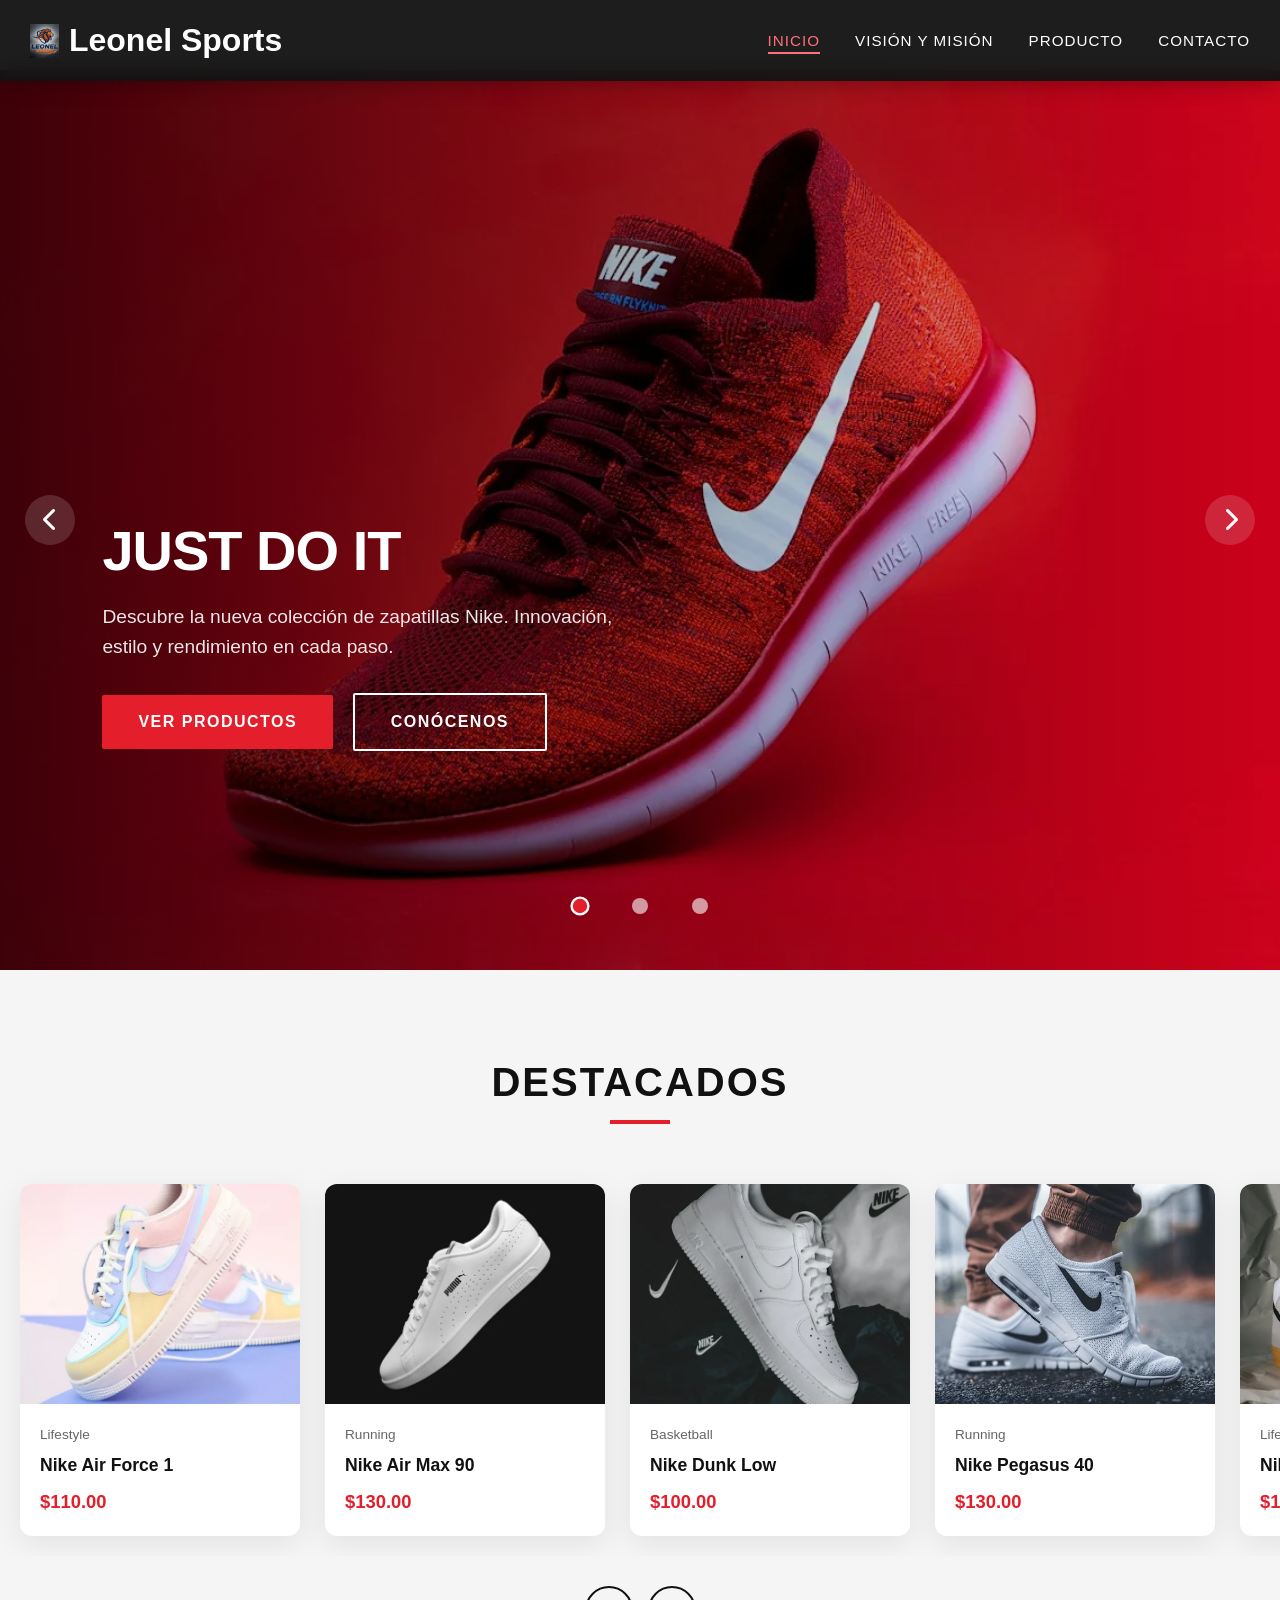
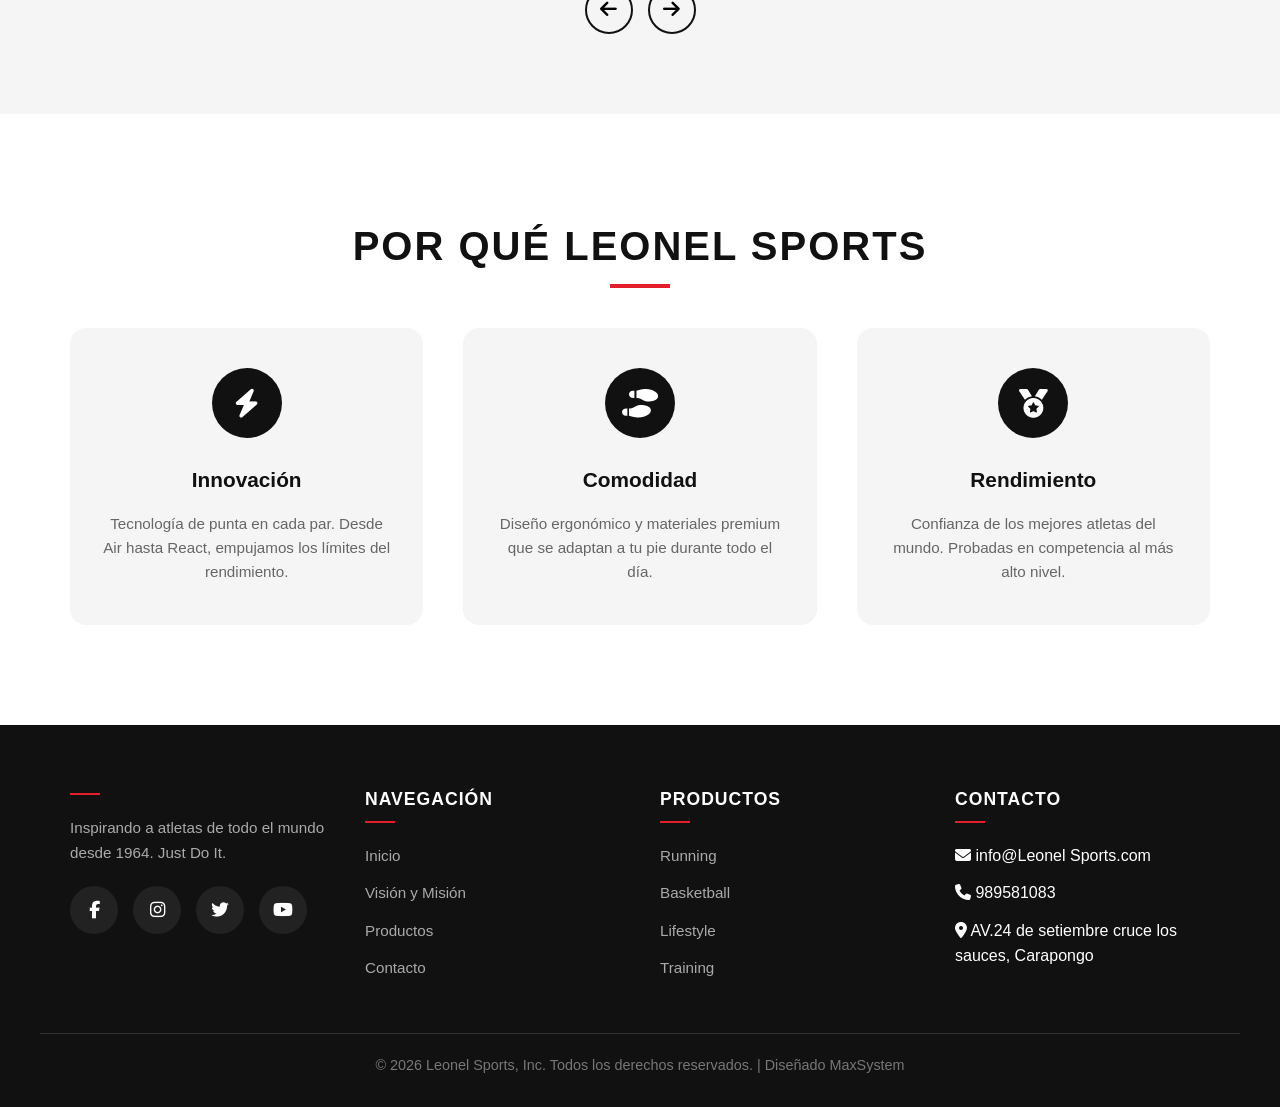
<file: index.html>
<!DOCTYPE html>
<html lang="es">
<head>
    <meta charset="UTF-8">
    <meta name="viewport" content="width=device-width, initial-scale=1.0">
    <title>Nike Sneakers | Inicio</title>
    <meta name="description" content="Descubre zapatillas Nike para running, lifestyle y entrenamiento. Explora modelos destacados y conoce nuestra colección.">
    <link rel="preload" as="image" href="img/slide1.webp" fetchpriority="high">
    <link rel="preconnect" href="https://cdnjs.cloudflare.com" crossorigin>
    <style>
        *{box-sizing:border-box;margin:0;padding:0}
        body{font-family:'Helvetica Neue',Helvetica,Arial,sans-serif;background:#fff;color:#111;line-height:1.6;overflow-x:hidden}
        a{text-decoration:none;color:inherit}
        header{position:fixed;top:0;left:0;width:100%;background:rgba(17,17,17,.95);backdrop-filter:blur(10px);z-index:1000;box-shadow:0 2px 20px rgba(0,0,0,.3)}
        .nav-container{max-width:1400px;margin:0 auto;display:flex;justify-content:space-between;align-items:center;padding:15px 30px}
        .logo{display:flex;align-items:center;gap:10px}
        .logo img{height:34px;width:auto;object-fit:contain}
        .nav-menu{display:flex;list-style:none;gap:35px}
        .nav-menu a{color:#fff;font-size:.95rem;font-weight:500;letter-spacing:1px;text-transform:uppercase;position:relative;padding:5px 0}
        .menu-toggle{display:none;flex-direction:column;align-items:center;justify-content:center;width:44px;height:44px;padding:0;border:0;background:transparent;cursor:pointer;gap:5px}
        .menu-toggle span{width:25px;height:3px;background:#fff}
        .hero-slider{position:relative;height:100vh;min-height:600px;overflow:hidden;margin-top:70px}
        .slides{display:flex;height:100%}
        .slide{min-width:100%;height:100%;position:relative;background-size:cover;background-position:center}
        .slide::before{content:'';position:absolute;inset:0;background:linear-gradient(to right,rgba(0,0,0,.7),rgba(0,0,0,.3) 50%,transparent)}
        .slide-content{position:absolute;top:50%;left:8%;transform:translateY(-50%);color:#fff;max-width:550px;z-index:2}
        .slide-content h1{font-size:3.5rem;font-weight:900;line-height:1.1;margin-bottom:20px;text-transform:uppercase;letter-spacing:-1px}
        .slide-content p{font-size:1.2rem;margin-bottom:30px;opacity:.9}
        .btn{display:inline-block;padding:14px 36px;background:#e41e2b;color:#fff;font-weight:700;text-transform:uppercase;letter-spacing:1.5px;border:0;border-radius:2px}
        .btn-outline{background:transparent;border:2px solid #fff;margin-left:15px}
        @media(max-width:900px){
            .nav-container{padding:15px 30px}
            .nav-menu{position:fixed;top:70px;left:-100%;width:100%;height:calc(100vh - 70px);background:#111;flex-direction:column;align-items:center;justify-content:center;gap:40px;transition:left .4s}
            .nav-menu.active{left:0}
            .menu-toggle{display:flex}
            .slide-content h1{font-size:2.2rem}
        }
        @media(max-width:600px){.slide-content{left:5%;max-width:90%}.slide-content h1{font-size:1.8rem}.btn-outline{margin-left:0;margin-top:10px;display:block;text-align:center}}
    </style>
    <link rel="preload" href="css/styles.css" as="style" onload="this.onload=null;this.rel='stylesheet'">
    <noscript><link rel="stylesheet" href="css/styles.css"></noscript>
    <link rel="preload" href="https://cdnjs.cloudflare.com/ajax/libs/font-awesome/6.5.1/css/all.min.css" as="style" onload="this.onload=null;this.rel='stylesheet'">
    <noscript><link rel="stylesheet" href="https://cdnjs.cloudflare.com/ajax/libs/font-awesome/6.5.1/css/all.min.css"></noscript>
</head>
<body>
    <!-- HEADER / NAV -->
    <header>
        <div class="nav-container">
            <a href="index.html" class="logo">
            <img src="img/logo.webp" alt="Nike Logo">
            <h1 style="color: white;"> Leonel Sports</h1>
            </a>
            <nav aria-label="Navegación principal">
            <ul class="nav-menu" id="nav-menu">
                <li><a href="index.html" class="active">Inicio</a></li>
                <li><a href="vision.html">Visión y Misión</a></li>
                <li><a href="producto.html">Producto</a></li>
                <li><a href="contacto.html">Contacto</a></li>
            </ul>
            </nav>
            <button type="button" class="menu-toggle" aria-label="Abrir menú" aria-expanded="false" aria-controls="nav-menu">
                <span></span>
                <span></span>
                <span></span>
            </button>
        </div>
    </header>

    <!-- HERO SLIDER -->
    <main>
    <section class="hero-slider" aria-label="Promociones destacadas">
        <div class="slides">
            <div class="slide" style="background-image: url('img/slide1.webp');">
                <div class="slide-content">
                    <h1>Just Do It</h1>
                    <p>Descubre la nueva colección de zapatillas Nike. Innovación, estilo y rendimiento en cada paso.</p>
                    <a href="producto.html" class="btn">Ver Productos</a>
                    <a href="vision.html" class="btn btn-outline">Conócenos</a>
                </div>
            </div>
            <div class="slide" style="background-image: url('img/slide2.webp');">
                <div class="slide-content">
                    <h1>Air Max Revolution</h1>
                    <p>Máximo confort y diseño icónico. La tecnología Air que cambió el juego para siempre.</p>
                    <a href="producto.html" class="btn">Explorar</a>
                </div>
            </div>
            <div class="slide" style="background-image: url('img/slide3.webp');">
                <div class="slide-content">
                    <h1>Rendimiento Elite</h1>
                    <p>Diseñadas para atletas. Construidas para superarte a ti mismo cada día.</p>
                    <a href="producto.html" class="btn">Comprar Ahora</a>
                </div>
            </div>
        </div>
        <div class="slider-arrows">
            <button type="button" class="arrow prev" aria-label="Promoción anterior"><i class="fas fa-chevron-left" aria-hidden="true"></i></button>
            <button type="button" class="arrow next" aria-label="Promoción siguiente"><i class="fas fa-chevron-right" aria-hidden="true"></i></button>
        </div>
        <div class="slider-nav">
            <button type="button" class="slider-dot active" aria-label="Mostrar promoción 1" aria-current="true"></button>
            <button type="button" class="slider-dot" aria-label="Mostrar promoción 2"></button>
            <button type="button" class="slider-dot" aria-label="Mostrar promoción 3"></button>
        </div>
    </section>

    <!-- CAROUSEL BAR -->
    <section class="carousel-section">
        <div class="section-title">
            <h2>Destacados</h2>
        </div>
        <div class="carousel-container">
            <div class="carousel-track">
                <div class="carousel-item">
                    <img src="img/product1.webp" alt="Nike Air Force 1" loading="lazy" decoding="async">
                    <div class="carousel-info">
                        <p class="category">Lifestyle</p>
                        <h3>Nike Air Force 1</h3>
                        <p class="price">$110.00</p>
                    </div>
                </div>
                <div class="carousel-item">
                    <img src="img/product2.webp" alt="Nike Air Max" loading="lazy" decoding="async">
                    <div class="carousel-info">
                        <p class="category">Running</p>
                        <h3>Nike Air Max 90</h3>
                        <p class="price">$130.00</p>
                    </div>
                </div>
                <div class="carousel-item">
                    <img src="img/product3.webp" alt="Nike Dunk" loading="lazy" decoding="async">
                    <div class="carousel-info">
                        <p class="category">Basketball</p>
                        <h3>Nike Dunk Low</h3>
                        <p class="price">$100.00</p>
                    </div>
                </div>
                <div class="carousel-item">
                    <img src="img/product4.webp" alt="Nike Pegasus" loading="lazy" decoding="async">
                    <div class="carousel-info">
                        <p class="category">Running</p>
                        <h3>Nike Pegasus 40</h3>
                        <p class="price">$130.00</p>
                    </div>
                </div>
                <div class="carousel-item">
                    <img src="img/product5.webp" alt="Nike Blazer" loading="lazy" decoding="async">
                    <div class="carousel-info">
                        <p class="category">Lifestyle</p>
                        <h3>Nike Blazer Mid</h3>
                        <p class="price">$100.00</p>
                    </div>
                </div>
                <div class="carousel-item">
                    <img src="img/product6.webp" alt="Nike React" loading="lazy" decoding="async">
                    <div class="carousel-info">
                        <p class="category">Training</p>
                        <h3>Nike React Infinity</h3>
                        <p class="price">$160.00</p>
                    </div>
                </div>
            </div>
        </div>
        <div class="carousel-controls">
            <button type="button" class="carousel-btn prev" aria-label="Productos anteriores"><i class="fas fa-arrow-left" aria-hidden="true"></i></button>
            <button type="button" class="carousel-btn next" aria-label="Productos siguientes"><i class="fas fa-arrow-right" aria-hidden="true"></i></button>
        </div>
    </section>

    <!-- FEATURES / BODY WITH TRANSITIONS -->
    <section class="features">
        <div class="section-title">
            <h2>Por qué Leonel Sports</h2>
        </div>
        <div class="features-grid">
            <div class="feature-card">
                <div class="feature-icon"><i class="fas fa-bolt"></i></div>
                <h3>Innovación</h3>
                <p>Tecnología de punta en cada par. Desde Air hasta React, empujamos los límites del rendimiento.</p>
            </div>
            <div class="feature-card">
                <div class="feature-icon"><i class="fas fa-shoe-prints"></i></div>
                <h3>Comodidad</h3>
                <p>Diseño ergonómico y materiales premium que se adaptan a tu pie durante todo el día.</p>
            </div>
            <div class="feature-card">
                <div class="feature-icon"><i class="fas fa-medal"></i></div>
                <h3>Rendimiento</h3>
                <p>Confianza de los mejores atletas del mundo. Probadas en competencia al más alto nivel.</p>
            </div>
        </div>
    </section>
    </main>

    <!-- FOOTER -->
    <footer>
        <div class="footer-container">
            <div class="footer-col">
                <h4></h4>
                <p>Inspirando a atletas de todo el mundo desde 1964. Just Do It.</p>
                <div class="social-links">
                    <a href="https://www.facebook.com/nike" aria-label="Nike en Facebook" target="_blank" rel="noopener noreferrer"><i class="fab fa-facebook-f" aria-hidden="true"></i></a>
                    <a href="https://www.instagram.com/nike/" aria-label="Nike en Instagram" target="_blank" rel="noopener noreferrer"><i class="fab fa-instagram" aria-hidden="true"></i></a>
                    <a href="https://x.com/Nike" aria-label="Nike en X" target="_blank" rel="noopener noreferrer"><i class="fab fa-twitter" aria-hidden="true"></i></a>
                    <a href="https://www.youtube.com/user/nike" aria-label="Nike en YouTube" target="_blank" rel="noopener noreferrer"><i class="fab fa-youtube" aria-hidden="true"></i></a>
                </div>
            </div>
            <div class="footer-col">
                <h4>Navegación</h4>
                <ul>
                    <li><a href="index.html">Inicio</a></li>
                    <li><a href="vision.html">Visión y Misión</a></li>
                    <li><a href="producto.html">Productos</a></li>
                    <li><a href="contacto.html">Contacto</a></li>
                </ul>
            </div>
            <div class="footer-col">
                <h4>Productos</h4>
                <ul>
                    <li><a href="producto.html">Running</a></li>
                    <li><a href="producto.html">Basketball</a></li>
                    <li><a href="producto.html">Lifestyle</a></li>
                    <li><a href="producto.html">Training</a></li>
                </ul>
            </div>
            <div class="footer-col">
                <h4>Contacto</h4>
                <ul>
                    <li><i class="fas fa-envelope"></i> info@Leonel Sports.com</li>
                    <li><i class="fas fa-phone"></i> 989581083</li>
                    <li><i class="fas fa-map-marker-alt"></i> AV.24 de setiembre cruce los sauces, Carapongo</li>
                </ul>
            </div>
        </div>
        <div class="footer-bottom">
            <p>&copy; 2026 Leonel Sports, Inc. Todos los derechos reservados. | Diseñado MaxSystem</p>
        </div>
    </footer>

    <script src="js/main.js" defer></script>
</body>
</html>
</file>
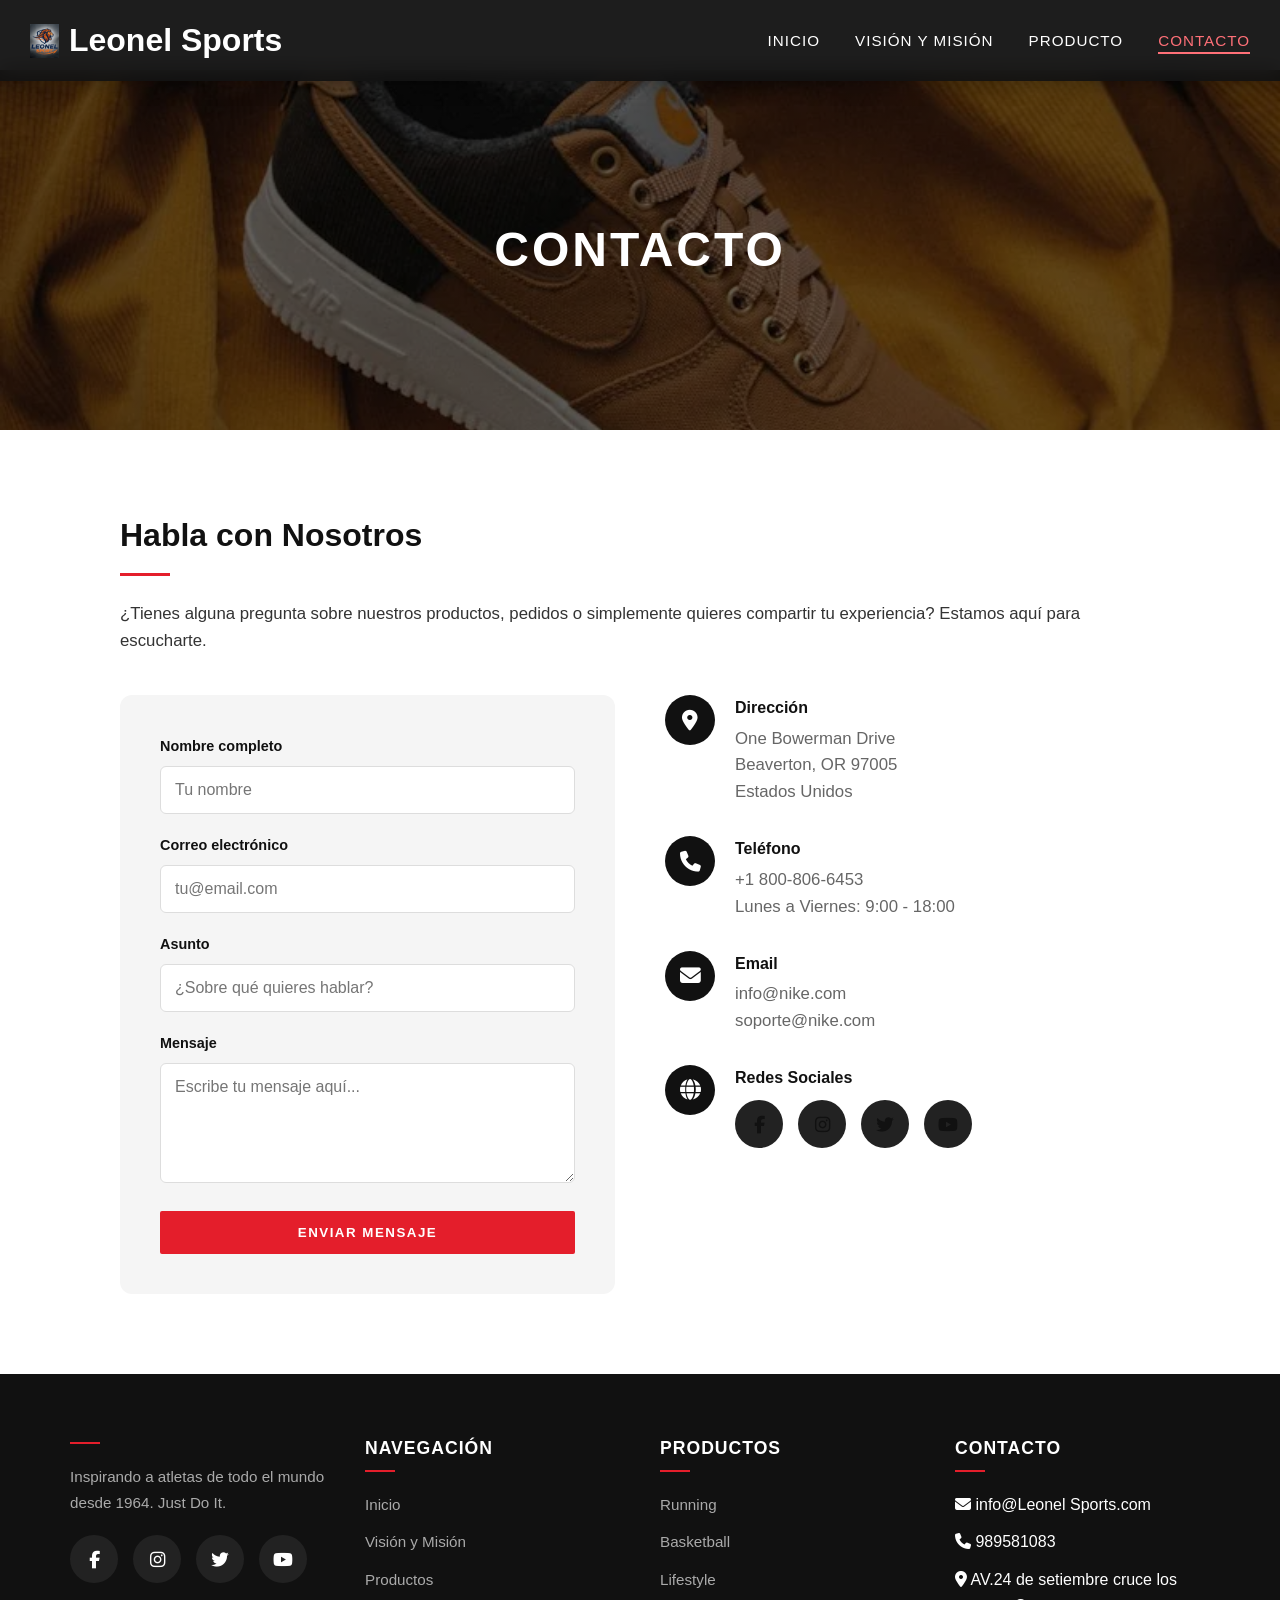
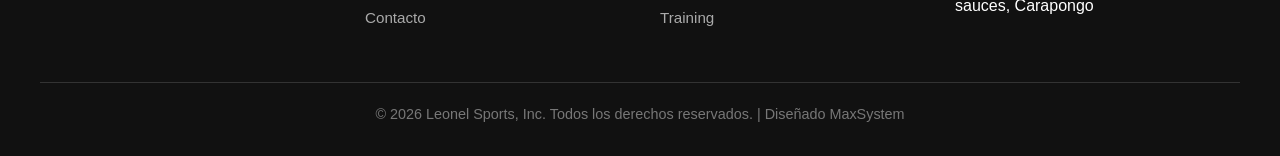
<file: contacto.html>
<!DOCTYPE html>
<html lang="es">
<head>
    <meta charset="UTF-8">
    <meta name="viewport" content="width=device-width, initial-scale=1.0">
    <title>Nike Sneakers | Contacto</title>
    <meta name="description" content="Contacta con el equipo de Nike para resolver dudas sobre productos, pedidos o compartir tu experiencia.">
    <link rel="preconnect" href="https://cdnjs.cloudflare.com" crossorigin>
    <style>
        *{box-sizing:border-box;margin:0;padding:0}
        body{font-family:'Helvetica Neue',Helvetica,Arial,sans-serif;background:#fff;color:#111;line-height:1.6;overflow-x:hidden}
        a{text-decoration:none;color:inherit}
        header{position:fixed;top:0;left:0;width:100%;background:rgba(17,17,17,.95);backdrop-filter:blur(10px);z-index:1000;box-shadow:0 2px 20px rgba(0,0,0,.3)}
        .nav-container{max-width:1400px;margin:0 auto;display:flex;justify-content:space-between;align-items:center;padding:15px 30px}
        .logo{display:flex;align-items:center;gap:10px}
        .logo img{height:34px;width:auto;object-fit:contain}
        .nav-menu{display:flex;list-style:none;gap:35px}
        .nav-menu a{color:#fff;font-size:.95rem;font-weight:500;letter-spacing:1px;text-transform:uppercase;position:relative;padding:5px 0}
        .menu-toggle{display:none;flex-direction:column;align-items:center;justify-content:center;width:44px;height:44px;padding:0;border:0;background:transparent;cursor:pointer;gap:5px}
        .menu-toggle span{width:25px;height:3px;background:#fff}
        .page-hero{height:40vh;min-height:300px;background:linear-gradient(rgba(0,0,0,.6),rgba(0,0,0,.6)),url('img/about.webp') center/cover;display:flex;align-items:center;justify-content:center;margin-top:70px;color:#fff;text-align:center}
        .page-hero h1{font-size:3rem;font-weight:900;text-transform:uppercase;letter-spacing:3px}
        @media(max-width:900px){
            .nav-menu{position:fixed;top:70px;left:-100%;width:100%;height:calc(100vh - 70px);background:#111;flex-direction:column;align-items:center;justify-content:center;gap:40px;transition:left .4s}
            .nav-menu.active{left:0}
            .menu-toggle{display:flex}
        }
        @media(max-width:600px){.page-hero h1{font-size:2rem}}
    </style>
    <link rel="preload" href="css/styles.css" as="style" onload="this.onload=null;this.rel='stylesheet'">
    <noscript><link rel="stylesheet" href="css/styles.css"></noscript>
    <link rel="preload" href="https://cdnjs.cloudflare.com/ajax/libs/font-awesome/6.5.1/css/all.min.css" as="style" onload="this.onload=null;this.rel='stylesheet'">
    <noscript><link rel="stylesheet" href="https://cdnjs.cloudflare.com/ajax/libs/font-awesome/6.5.1/css/all.min.css"></noscript>
</head>
<body>
    <!-- HEADER / NAV -->
    <header>
        <div class="nav-container">
            <a href="index.html" class="logo">
                <img src="img/logo.webp" alt="Nike Logo">
                <h1 style="color: white;"> Leonel Sports</h1>
            </a>
            <nav aria-label="Navegación principal">
            <ul class="nav-menu" id="nav-menu">
                <li><a href="index.html">Inicio</a></li>
                <li><a href="vision.html">Visión y Misión</a></li>
                <li><a href="producto.html">Producto</a></li>
                <li><a href="contacto.html" class="active">Contacto</a></li>
            </ul>
            </nav>
            <button type="button" class="menu-toggle" aria-label="Abrir menú" aria-expanded="false" aria-controls="nav-menu">
                <span></span>
                <span></span>
                <span></span>
            </button>
        </div>
    </header>

    <!-- PAGE HERO -->
    <main>
    <section class="page-hero">
        <h1>Contacto</h1>
    </section>

    <!-- CONTENT -->
    <section class="content-section">
        <h2>Habla con Nosotros</h2>
        <p>
            ¿Tienes alguna pregunta sobre nuestros productos, pedidos o simplemente quieres compartir 
            tu experiencia? Estamos aquí para escucharte.
        </p>

        <div class="contact-grid">
            <div class="contact-form">
                <form>
                    <div class="form-group">
                        <label for="nombre">Nombre completo</label>
                        <input type="text" id="nombre" name="nombre" placeholder="Tu nombre" required>
                    </div>
                    <div class="form-group">
                        <label for="email">Correo electrónico</label>
                        <input type="email" id="email" name="email" placeholder="tu@email.com" required>
                    </div>
                    <div class="form-group">
                        <label for="asunto">Asunto</label>
                        <input type="text" id="asunto" name="asunto" placeholder="¿Sobre qué quieres hablar?">
                    </div>
                    <div class="form-group">
                        <label for="mensaje">Mensaje</label>
                        <textarea id="mensaje" name="mensaje" rows="5" placeholder="Escribe tu mensaje aquí..." required></textarea>
                    </div>
                    <button type="submit" class="btn" style="width:100%;">Enviar Mensaje</button>
                </form>
            </div>

            <div class="contact-info">
                <div class="info-item">
                    <div class="info-icon"><i class="fas fa-map-marker-alt"></i></div>
                    <div>
                        <h4>Dirección</h4>
                        <p>One Bowerman Drive<br>Beaverton, OR 97005<br>Estados Unidos</p>
                    </div>
                </div>
                <div class="info-item">
                    <div class="info-icon"><i class="fas fa-phone"></i></div>
                    <div>
                        <h4>Teléfono</h4>
                        <p>+1 800-806-6453<br>Lunes a Viernes: 9:00 - 18:00</p>
                    </div>
                </div>
                <div class="info-item">
                    <div class="info-icon"><i class="fas fa-envelope"></i></div>
                    <div>
                        <h4>Email</h4>
                        <p>info@nike.com<br>soporte@nike.com</p>
                    </div>
                </div>
                <div class="info-item">
                    <div class="info-icon"><i class="fas fa-globe"></i></div>
                    <div>
                        <h4>Redes Sociales</h4>
                        <div class="social-links" style="margin-top:10px;">
                            <a href="https://www.facebook.com/nike" aria-label="Nike en Facebook" target="_blank" rel="noopener noreferrer"><i class="fab fa-facebook-f" aria-hidden="true"></i></a>
                            <a href="https://www.instagram.com/nike/" aria-label="Nike en Instagram" target="_blank" rel="noopener noreferrer"><i class="fab fa-instagram" aria-hidden="true"></i></a>
                            <a href="https://x.com/Nike" aria-label="Nike en X" target="_blank" rel="noopener noreferrer"><i class="fab fa-twitter" aria-hidden="true"></i></a>
                            <a href="https://www.youtube.com/user/nike" aria-label="Nike en YouTube" target="_blank" rel="noopener noreferrer"><i class="fab fa-youtube" aria-hidden="true"></i></a>
                        </div>
                    </div>
                </div>
            </div>
        </div>
    </section>
    </main>

    <!-- FOOTER -->
    <footer>
        <div class="footer-container">
            <div class="footer-col">
                <h4></h4>
                <p>Inspirando a atletas de todo el mundo desde 1964. Just Do It.</p>
                <div class="social-links">
                    <a href="https://www.facebook.com/nike" aria-label="Nike en Facebook" target="_blank" rel="noopener noreferrer"><i class="fab fa-facebook-f" aria-hidden="true"></i></a>
                    <a href="https://www.instagram.com/nike/" aria-label="Nike en Instagram" target="_blank" rel="noopener noreferrer"><i class="fab fa-instagram" aria-hidden="true"></i></a>
                    <a href="https://x.com/Nike" aria-label="Nike en X" target="_blank" rel="noopener noreferrer"><i class="fab fa-twitter" aria-hidden="true"></i></a>
                    <a href="https://www.youtube.com/user/nike" aria-label="Nike en YouTube" target="_blank" rel="noopener noreferrer"><i class="fab fa-youtube" aria-hidden="true"></i></a>
                </div>
            </div>
            <div class="footer-col">
                <h4>Navegación</h4>
                <ul>
                    <li><a href="index.html">Inicio</a></li>
                    <li><a href="vision.html">Visión y Misión</a></li>
                    <li><a href="producto.html">Productos</a></li>
                    <li><a href="contacto.html">Contacto</a></li>
                </ul>
            </div>
            <div class="footer-col">
                <h4>Productos</h4>
                <ul>
                    <li><a href="producto.html">Running</a></li>
                    <li><a href="producto.html">Basketball</a></li>
                    <li><a href="producto.html">Lifestyle</a></li>
                    <li><a href="producto.html">Training</a></li>
                </ul>
            </div>
            <div class="footer-col">
                <h4>Contacto</h4>
                <ul>
                    <li><i class="fas fa-envelope"></i> info@Leonel Sports.com</li>
                    <li><i class="fas fa-phone"></i> 989581083</li>
                    <li><i class="fas fa-map-marker-alt"></i> AV.24 de setiembre cruce los sauces, Carapongo</li>
                </ul>
            </div>
        </div>
        <div class="footer-bottom">
            <p>&copy; 2026 Leonel Sports, Inc. Todos los derechos reservados. | Diseñado MaxSystem</p>
        </div>
    </footer>

    <script src="js/main.js" defer></script>
</body>
</html>
</file>
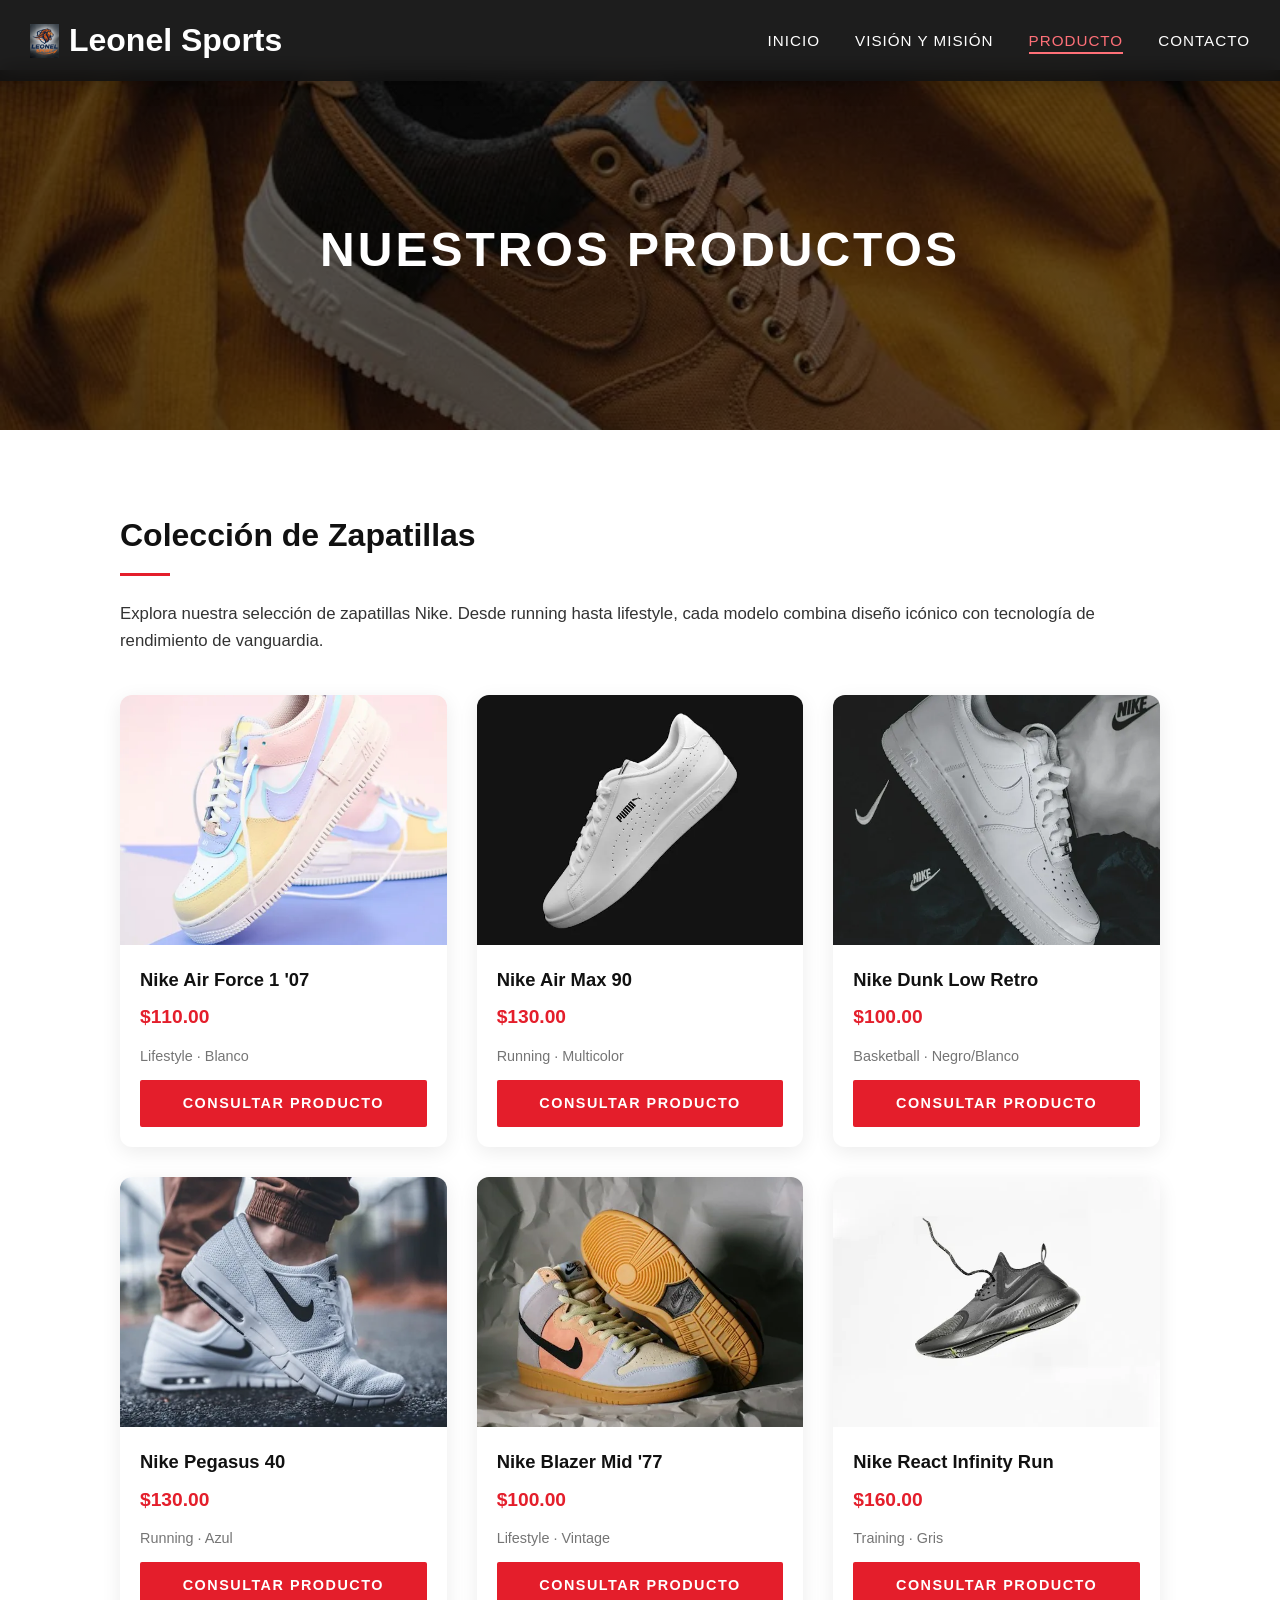
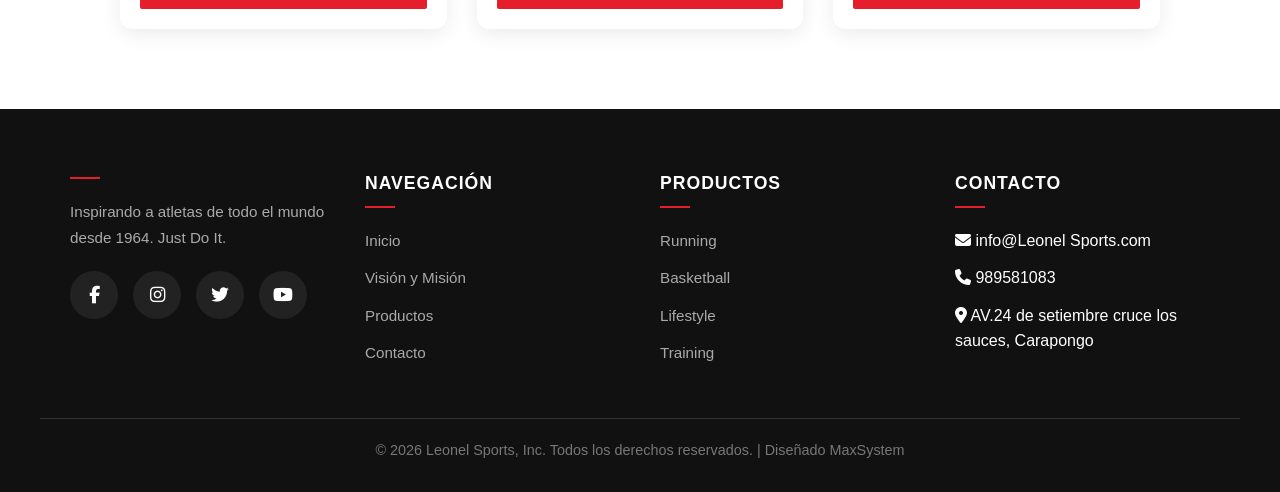
<file: producto.html>
<!DOCTYPE html>
<html lang="es">
<head>
    <meta charset="UTF-8">
    <meta name="viewport" content="width=device-width, initial-scale=1.0">
    <title>Nike Sneakers | Productos</title>
    <meta name="description" content="Explora zapatillas Nike para running, basketball, lifestyle y entrenamiento, con modelos destacados de la colección.">
    <link rel="preconnect" href="https://cdnjs.cloudflare.com" crossorigin>
    <style>
        *{box-sizing:border-box;margin:0;padding:0}
        body{font-family:'Helvetica Neue',Helvetica,Arial,sans-serif;background:#fff;color:#111;line-height:1.6;overflow-x:hidden}
        a{text-decoration:none;color:inherit}
        header{position:fixed;top:0;left:0;width:100%;background:rgba(17,17,17,.95);backdrop-filter:blur(10px);z-index:1000;box-shadow:0 2px 20px rgba(0,0,0,.3)}
        .nav-container{max-width:1400px;margin:0 auto;display:flex;justify-content:space-between;align-items:center;padding:15px 30px}
        .logo{display:flex;align-items:center;gap:10px}
        .logo img{height:34px;width:auto;object-fit:contain}
        .nav-menu{display:flex;list-style:none;gap:35px}
        .nav-menu a{color:#fff;font-size:.95rem;font-weight:500;letter-spacing:1px;text-transform:uppercase;position:relative;padding:5px 0}
        .menu-toggle{display:none;flex-direction:column;align-items:center;justify-content:center;width:44px;height:44px;padding:0;border:0;background:transparent;cursor:pointer;gap:5px}
        .menu-toggle span{width:25px;height:3px;background:#fff}
        .page-hero{height:40vh;min-height:300px;background:linear-gradient(rgba(0,0,0,.6),rgba(0,0,0,.6)),url('img/about.webp') center/cover;display:flex;align-items:center;justify-content:center;margin-top:70px;color:#fff;text-align:center}
        .page-hero h1{font-size:3rem;font-weight:900;text-transform:uppercase;letter-spacing:3px}
        @media(max-width:900px){
            .nav-menu{position:fixed;top:70px;left:-100%;width:100%;height:calc(100vh - 70px);background:#111;flex-direction:column;align-items:center;justify-content:center;gap:40px;transition:left .4s}
            .nav-menu.active{left:0}
            .menu-toggle{display:flex}
        }
        @media(max-width:600px){.page-hero h1{font-size:2rem}}
    </style>
    <link rel="preload" href="css/styles.css" as="style" onload="this.onload=null;this.rel='stylesheet'">
    <noscript><link rel="stylesheet" href="css/styles.css"></noscript>
    <link rel="preload" href="https://cdnjs.cloudflare.com/ajax/libs/font-awesome/6.5.1/css/all.min.css" as="style" onload="this.onload=null;this.rel='stylesheet'">
    <noscript><link rel="stylesheet" href="https://cdnjs.cloudflare.com/ajax/libs/font-awesome/6.5.1/css/all.min.css"></noscript>
</head>
<body>
    <!-- HEADER / NAV -->
    <header>
        <div class="nav-container">
            <a href="index.html" class="logo">
                <img src="img/logo.webp" alt="Nike Logo">
                <h1 style="color: white;"> Leonel Sports</h1>
            </a>
            <nav aria-label="Navegación principal">
            <ul class="nav-menu" id="nav-menu">
                <li><a href="index.html">Inicio</a></li>
                <li><a href="vision.html">Visión y Misión</a></li>
                <li><a href="producto.html" class="active">Producto</a></li>
                <li><a href="contacto.html">Contacto</a></li>
            </ul>
            </nav>
            <button type="button" class="menu-toggle" aria-label="Abrir menú" aria-expanded="false" aria-controls="nav-menu">
                <span></span>
                <span></span>
                <span></span>
            </button>
        </div>
    </header>

    <!-- PAGE HERO -->
    <main>
    <section class="page-hero">
        <h1>Nuestros Productos</h1>
    </section>

    <!-- PRODUCTS -->
    <section class="content-section">
        <h2>Colección de Zapatillas</h2>
        <p>
            Explora nuestra selección de zapatillas Nike. Desde running hasta lifestyle, cada modelo 
            combina diseño icónico con tecnología de rendimiento de vanguardia.
        </p>

        <div class="products-grid">
            <div class="product-card">
                <img src="img/product1.webp" alt="Nike Air Force 1" loading="lazy" decoding="async">
                <div class="product-details">
                    <h3>Nike Air Force 1 '07</h3>
                    <p class="price">$110.00</p>
                    <p style="color:#757575;font-size:0.9rem;margin-bottom:12px;">Lifestyle · Blanco</p>
                    <a href="contacto.html" class="btn">Consultar producto</a>
                </div>
            </div>
            <div class="product-card">
                <img src="img/product2.webp" alt="Nike Air Max 90" loading="lazy" decoding="async">
                <div class="product-details">
                    <h3>Nike Air Max 90</h3>
                    <p class="price">$130.00</p>
                    <p style="color:#757575;font-size:0.9rem;margin-bottom:12px;">Running · Multicolor</p>
                    <a href="contacto.html" class="btn">Consultar producto</a>
                </div>
            </div>
            <div class="product-card">
                <img src="img/product3.webp" alt="Nike Dunk Low" loading="lazy" decoding="async">
                <div class="product-details">
                    <h3>Nike Dunk Low Retro</h3>
                    <p class="price">$100.00</p>
                    <p style="color:#757575;font-size:0.9rem;margin-bottom:12px;">Basketball · Negro/Blanco</p>
                    <a href="contacto.html" class="btn">Consultar producto</a>
                </div>
            </div>
            <div class="product-card">
                <img src="img/product4.webp" alt="Nike Pegasus 40" loading="lazy" decoding="async">
                <div class="product-details">
                    <h3>Nike Pegasus 40</h3>
                    <p class="price">$130.00</p>
                    <p style="color:#757575;font-size:0.9rem;margin-bottom:12px;">Running · Azul</p>
                    <a href="contacto.html" class="btn">Consultar producto</a>
                </div>
            </div>
            <div class="product-card">
                <img src="img/product5.webp" alt="Nike Blazer Mid" loading="lazy" decoding="async">
                <div class="product-details">
                    <h3>Nike Blazer Mid '77</h3>
                    <p class="price">$100.00</p>
                    <p style="color:#757575;font-size:0.9rem;margin-bottom:12px;">Lifestyle · Vintage</p>
                    <a href="contacto.html" class="btn">Consultar producto</a>
                </div>
            </div>
            <div class="product-card">
                <img src="img/product6.webp" alt="Nike React Infinity" loading="lazy" decoding="async">
                <div class="product-details">
                    <h3>Nike React Infinity Run</h3>
                    <p class="price">$160.00</p>
                    <p style="color:#757575;font-size:0.9rem;margin-bottom:12px;">Training · Gris</p>
                    <a href="contacto.html" class="btn">Consultar producto</a>
                </div>
            </div>
        </div>
    </section>
    </main>

        <!-- FOOTER -->
    <footer>
        <div class="footer-container">
            <div class="footer-col">
                <h4></h4>
                <p>Inspirando a atletas de todo el mundo desde 1964. Just Do It.</p>
                <div class="social-links">
                    <a href="https://www.facebook.com/nike" aria-label="Nike en Facebook" target="_blank" rel="noopener noreferrer"><i class="fab fa-facebook-f" aria-hidden="true"></i></a>
                    <a href="https://www.instagram.com/nike/" aria-label="Nike en Instagram" target="_blank" rel="noopener noreferrer"><i class="fab fa-instagram" aria-hidden="true"></i></a>
                    <a href="https://x.com/Nike" aria-label="Nike en X" target="_blank" rel="noopener noreferrer"><i class="fab fa-twitter" aria-hidden="true"></i></a>
                    <a href="https://www.youtube.com/user/nike" aria-label="Nike en YouTube" target="_blank" rel="noopener noreferrer"><i class="fab fa-youtube" aria-hidden="true"></i></a>
                </div>
            </div>
            <div class="footer-col">
                <h4>Navegación</h4>
                <ul>
                    <li><a href="index.html">Inicio</a></li>
                    <li><a href="vision.html">Visión y Misión</a></li>
                    <li><a href="producto.html">Productos</a></li>
                    <li><a href="contacto.html">Contacto</a></li>
                </ul>
            </div>
            <div class="footer-col">
                <h4>Productos</h4>
                <ul>
                    <li><a href="producto.html">Running</a></li>
                    <li><a href="producto.html">Basketball</a></li>
                    <li><a href="producto.html">Lifestyle</a></li>
                    <li><a href="producto.html">Training</a></li>
                </ul>
            </div>
            <div class="footer-col">
                <h4>Contacto</h4>
                <ul>
                    <li><i class="fas fa-envelope"></i> info@Leonel Sports.com</li>
                    <li><i class="fas fa-phone"></i> 989581083</li>
                    <li><i class="fas fa-map-marker-alt"></i> AV.24 de setiembre cruce los sauces, Carapongo</li>
                </ul>
            </div>
        </div>
        <div class="footer-bottom">
            <p>&copy; 2026 Leonel Sports, Inc. Todos los derechos reservados. | Diseñado MaxSystem</p>
        </div>
    </footer>

    <script src="js/main.js" defer></script>
</body>
</html>
</file>
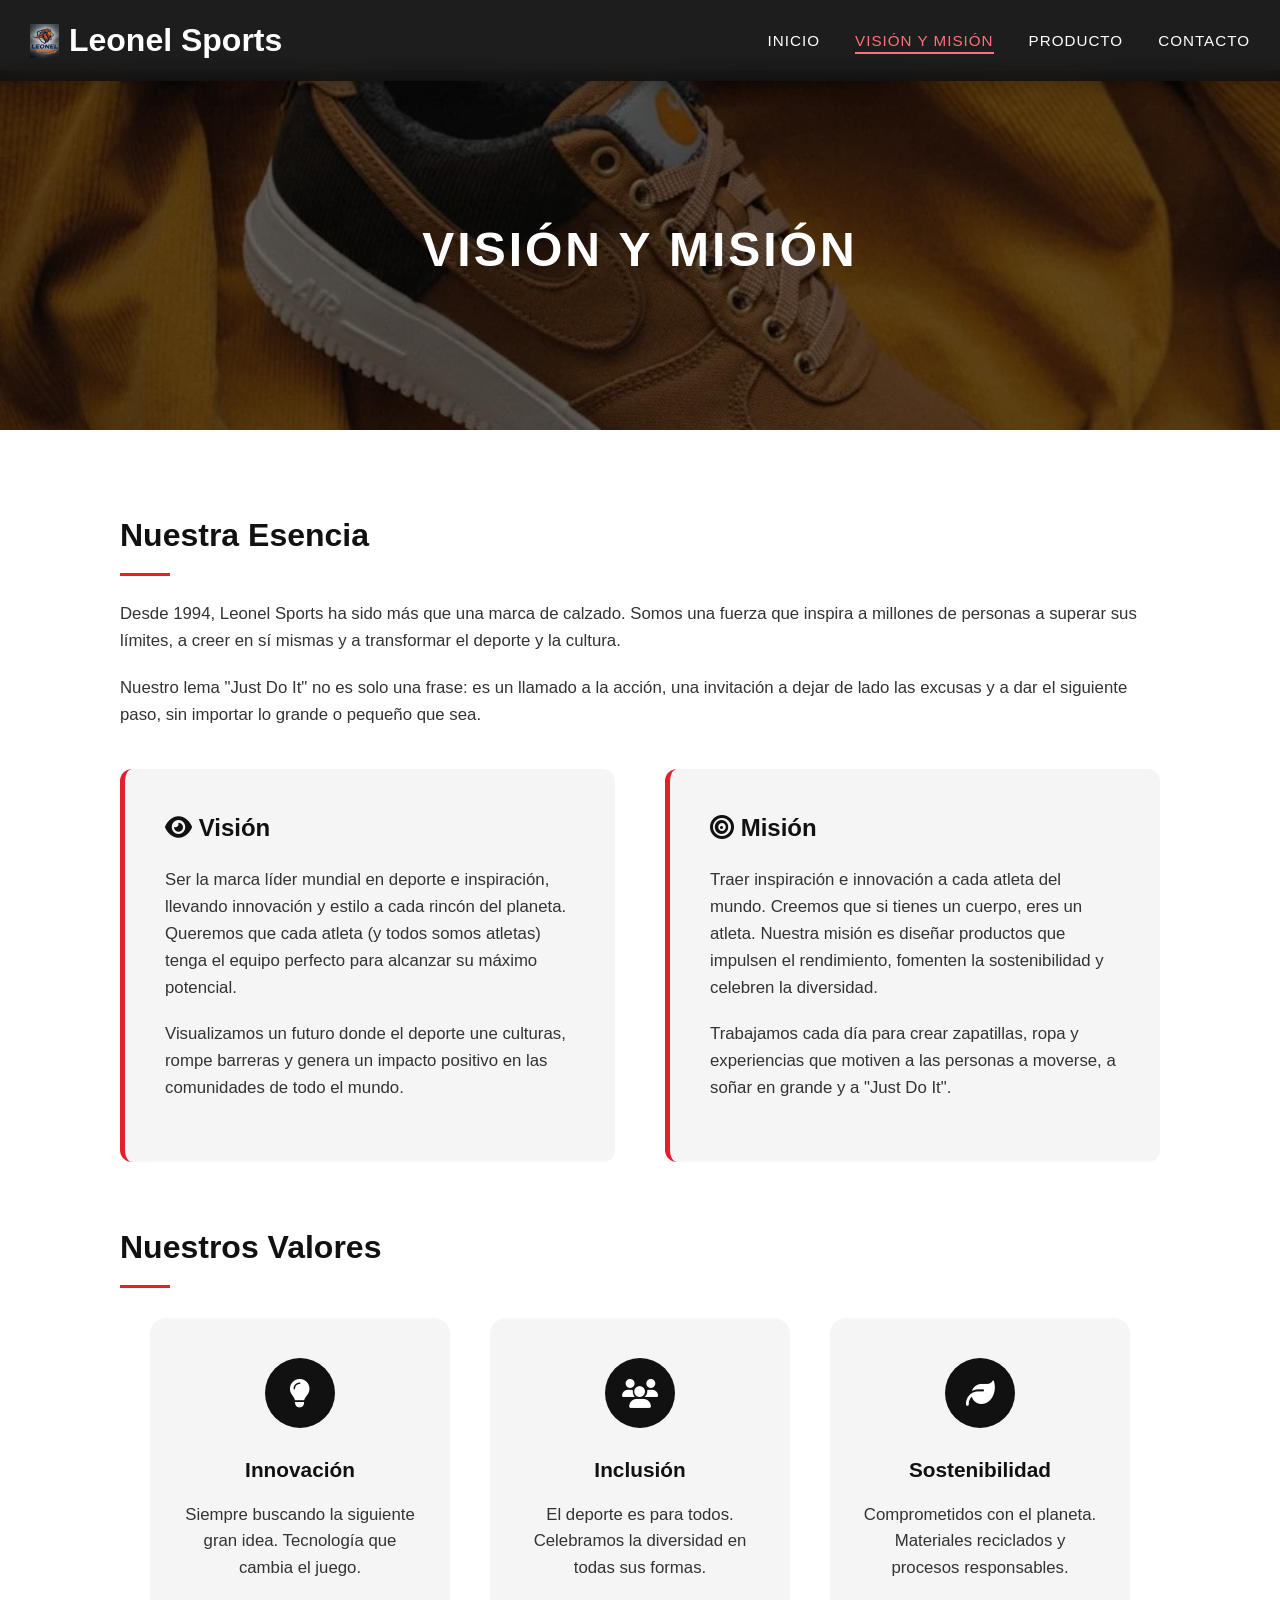
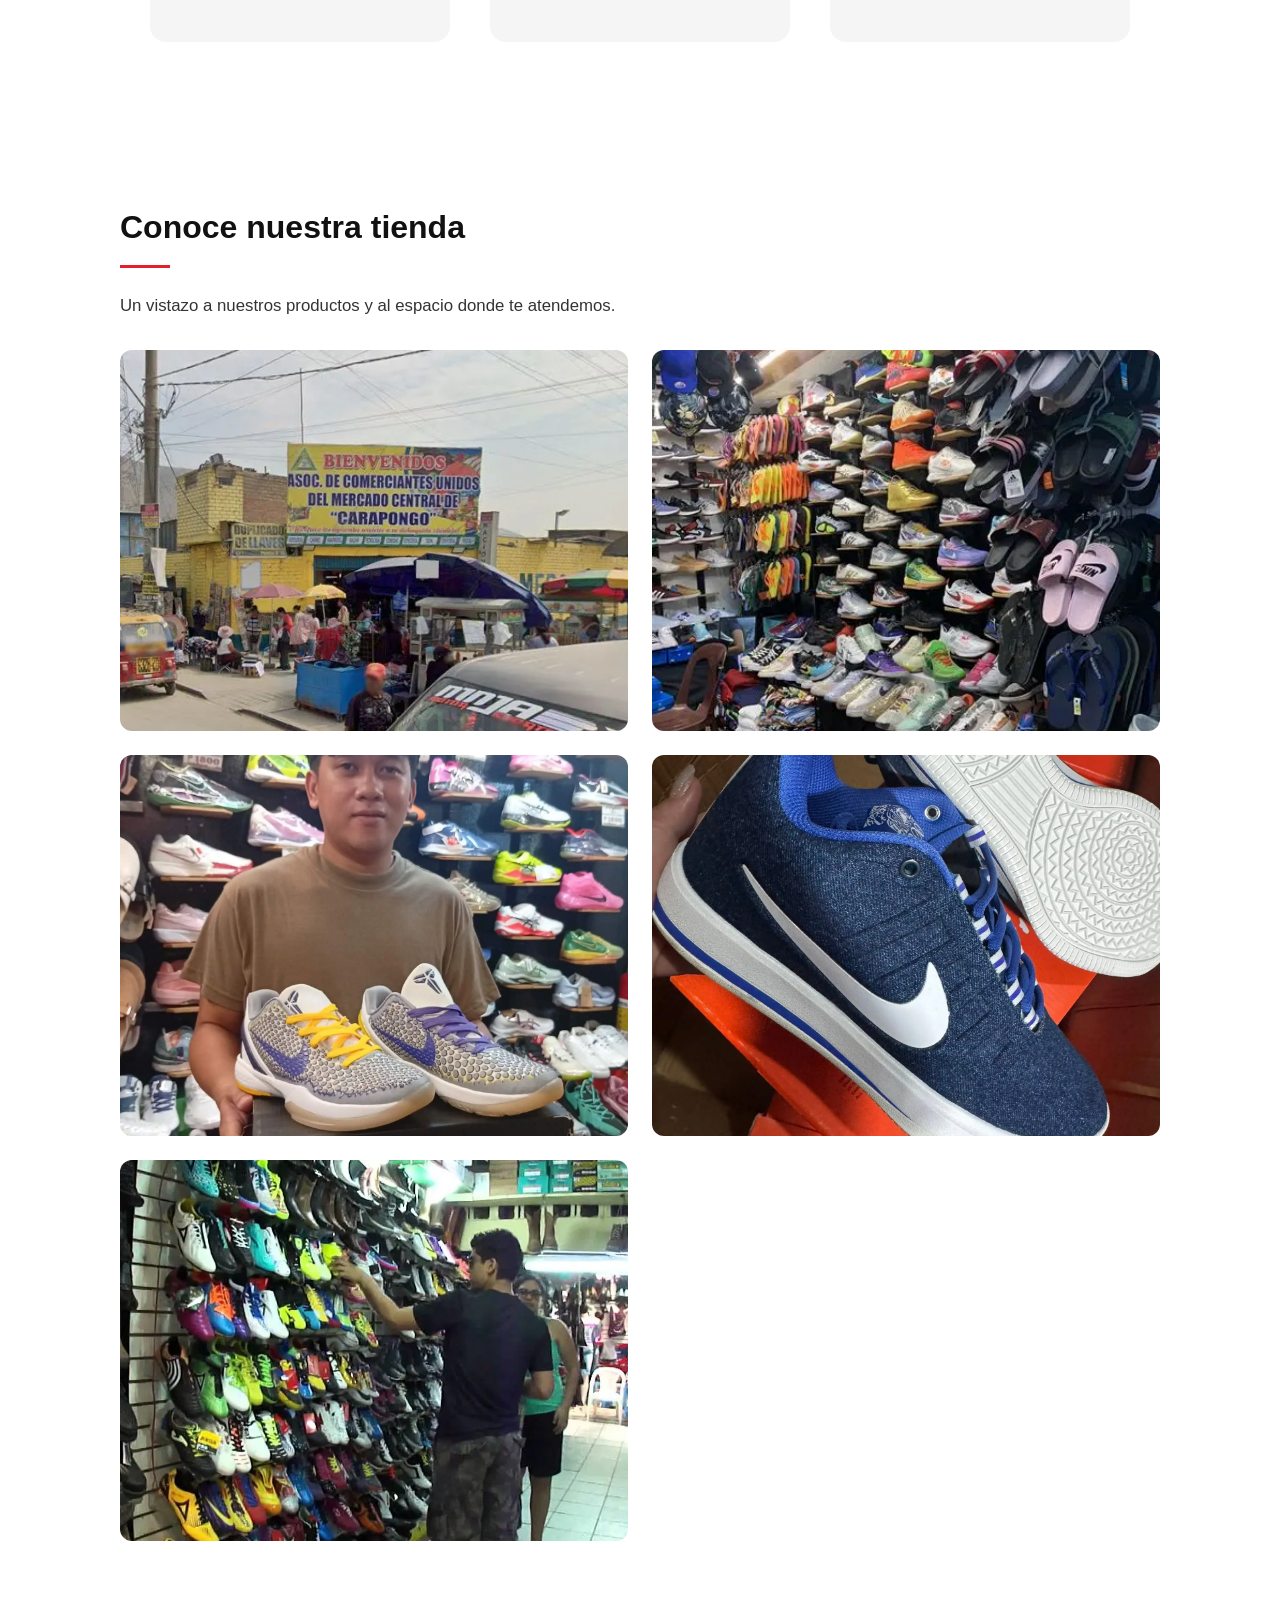
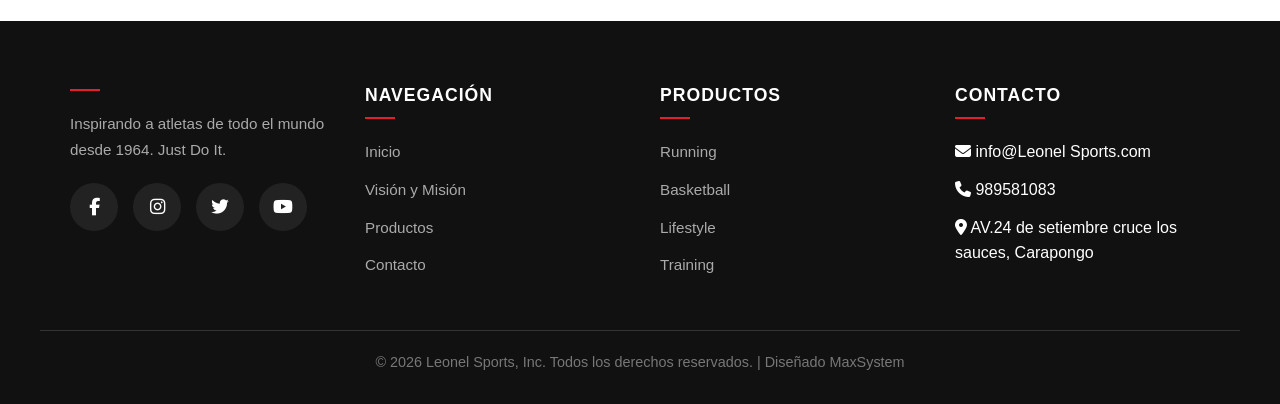
<file: vision.html>
<!DOCTYPE html>
<html lang="es">
<head>
    <meta charset="UTF-8">
    <meta name="viewport" content="width=device-width, initial-scale=1.0">
    <title>Nike Sneakers | Visión y Misión</title>
    <meta name="description" content="Conoce la visión, misión y valores que inspiran la innovación deportiva y el compromiso de Nike.">
    <link rel="preconnect" href="https://cdnjs.cloudflare.com" crossorigin>
    <style>
        *{box-sizing:border-box;margin:0;padding:0}
        body{font-family:'Helvetica Neue',Helvetica,Arial,sans-serif;background:#fff;color:#111;line-height:1.6;overflow-x:hidden}
        a{text-decoration:none;color:inherit}
        header{position:fixed;top:0;left:0;width:100%;background:rgba(17,17,17,.95);backdrop-filter:blur(10px);z-index:1000;box-shadow:0 2px 20px rgba(0,0,0,.3)}
        .nav-container{max-width:1400px;margin:0 auto;display:flex;justify-content:space-between;align-items:center;padding:15px 30px}
        .logo{display:flex;align-items:center;gap:10px}
        .logo img{height:34px;width:auto;object-fit:contain}
        .nav-menu{display:flex;list-style:none;gap:35px}
        .nav-menu a{color:#fff;font-size:.95rem;font-weight:500;letter-spacing:1px;text-transform:uppercase;position:relative;padding:5px 0}
        .menu-toggle{display:none;flex-direction:column;align-items:center;justify-content:center;width:44px;height:44px;padding:0;border:0;background:transparent;cursor:pointer;gap:5px}
        .menu-toggle span{width:25px;height:3px;background:#fff}
        .page-hero{height:40vh;min-height:300px;background:linear-gradient(rgba(0,0,0,.6),rgba(0,0,0,.6)),url('img/about.webp') center/cover;display:flex;align-items:center;justify-content:center;margin-top:70px;color:#fff;text-align:center}
        .page-hero h1{font-size:3rem;font-weight:900;text-transform:uppercase;letter-spacing:3px}
        .store-gallery-grid{display:grid;grid-template-columns:repeat(2,minmax(0,1fr));gap:24px;margin-top:30px}
        .store-gallery-grid img{width:100%;aspect-ratio:4/3;object-fit:cover;border-radius:12px}
        @media(max-width:900px){
            .nav-menu{position:fixed;top:70px;left:-100%;width:100%;height:calc(100vh - 70px);background:#111;flex-direction:column;align-items:center;justify-content:center;gap:40px;transition:left .4s}
            .nav-menu.active{left:0}
            .menu-toggle{display:flex}
        }
        @media(max-width:600px){.page-hero h1{font-size:2rem}.store-gallery-grid{grid-template-columns:1fr;gap:18px}}
    </style>
    <link rel="preload" href="css/styles.css" as="style" onload="this.onload=null;this.rel='stylesheet'">
    <noscript><link rel="stylesheet" href="css/styles.css"></noscript>
    <link rel="preload" href="https://cdnjs.cloudflare.com/ajax/libs/font-awesome/6.5.1/css/all.min.css" as="style" onload="this.onload=null;this.rel='stylesheet'">
    <noscript><link rel="stylesheet" href="https://cdnjs.cloudflare.com/ajax/libs/font-awesome/6.5.1/css/all.min.css"></noscript>
</head>
<body>
    <!-- HEADER / NAV -->
    <header>
        
        <div class="nav-container">
            <a href="index.html" class="logo">
                <img src="img/logo.webp" alt="Nike Logo">
                <h1 style="color: white;"> Leonel Sports</h1>
            </a>
            <nav aria-label="Navegación principal">
            <ul class="nav-menu" id="nav-menu">
                <li><a href="index.html">Inicio</a></li>
                <li><a href="vision.html" class="active">Visión y Misión</a></li>
                <li><a href="producto.html">Producto</a></li>
                <li><a href="contacto.html">Contacto</a></li>
            </ul>
            </nav>
            <button type="button" class="menu-toggle" aria-label="Abrir menú" aria-expanded="false" aria-controls="nav-menu">
                <span></span>
                <span></span>
                <span></span>
            </button>
        </div>
    </header>

    <!-- PAGE HERO -->
    <main>
    <section class="page-hero">
        <h1>Visión y Misión</h1>
    </section>

    <!-- CONTENT -->
    <section class="content-section">
        <h2>Nuestra Esencia</h2>
        <p>
            Desde 1994, Leonel Sports ha sido más que una marca de calzado. Somos una fuerza que inspira a millones de personas 
            a superar sus límites, a creer en sí mismas y a transformar el deporte y la cultura.
        </p>
        <p>
            Nuestro lema "Just Do It" no es solo una frase: es un llamado a la acción, una invitación a dejar de lado 
            las excusas y a dar el siguiente paso, sin importar lo grande o pequeño que sea.
        </p>

        <div class="vision-mission">
            <div class="vm-card">
                <h3><i class="fas fa-eye"></i> Visión</h3>
                <p>
                    Ser la marca líder mundial en deporte e inspiración, llevando innovación y estilo a cada rincón 
                    del planeta. Queremos que cada atleta (y todos somos atletas) tenga el equipo perfecto para 
                    alcanzar su máximo potencial.
                </p>
                <p>
                    Visualizamos un futuro donde el deporte une culturas, rompe barreras y genera un impacto positivo 
                    en las comunidades de todo el mundo.
                </p>
            </div>
            <div class="vm-card">
                <h3><i class="fas fa-bullseye"></i> Misión</h3>
                <p>
                    Traer inspiración e innovación a cada atleta del mundo. Creemos que si tienes un cuerpo, 
                    eres un atleta. Nuestra misión es diseñar productos que impulsen el rendimiento, 
                    fomenten la sostenibilidad y celebren la diversidad.
                </p>
                <p>
                    Trabajamos cada día para crear zapatillas, ropa y experiencias que motiven a las personas 
                    a moverse, a soñar en grande y a "Just Do It".
                </p>
            </div>
        </div>

        <h2 style="margin-top: 60px;">Nuestros Valores</h2>
        <div class="features-grid" style="margin-top: 30px;">
            <div class="feature-card">
                <div class="feature-icon"><i class="fas fa-lightbulb"></i></div>
                <h3>Innovación</h3>
                <p>Siempre buscando la siguiente gran idea. Tecnología que cambia el juego.</p>
            </div>
            <div class="feature-card">
                <div class="feature-icon"><i class="fas fa-users"></i></div>
                <h3>Inclusión</h3>
                <p>El deporte es para todos. Celebramos la diversidad en todas sus formas.</p>
            </div>
            <div class="feature-card">
                <div class="feature-icon"><i class="fas fa-leaf"></i></div>
                <h3>Sostenibilidad</h3>
                <p>Comprometidos con el planeta. Materiales reciclados y procesos responsables.</p>
            </div>
        </div>
    </section>

    <section class="content-section" aria-labelledby="store-gallery-title">
        <h2 id="store-gallery-title">Conoce nuestra tienda</h2>
        <p>Un vistazo a nuestros productos y al espacio donde te atendemos.</p>
        <div class="store-gallery-grid">
            <img src="img/tienda0.webp" alt="Vista de la tienda y su exhibición de productos deportivos" loading="lazy" decoding="async">
            <img src="img/tienda1.webp" alt="Vista del interior de la tienda con calzado y accesorios deportivos" loading="lazy" decoding="async">
            <img src="img/tienda2.webp" alt="Exhibición de productos deportivos en la tienda" loading="lazy" decoding="async">
            <img src="img/tienda3.webp" alt="Variedad de calzado deportivo en los estantes de la tienda" loading="lazy" decoding="async">
            <img src="img/tienda4.webp" alt="Interior de la tienda con sus productos" loading="lazy" decoding="async">
        </div>
    </section>
    </main>

       <!-- FOOTER -->
    <footer>
        <div class="footer-container">
            <div class="footer-col">
                <h4></h4>
                <p>Inspirando a atletas de todo el mundo desde 1964. Just Do It.</p>
                <div class="social-links">
                    <a href="https://www.facebook.com/nike" aria-label="Nike en Facebook" target="_blank" rel="noopener noreferrer"><i class="fab fa-facebook-f" aria-hidden="true"></i></a>
                    <a href="https://www.instagram.com/nike/" aria-label="Nike en Instagram" target="_blank" rel="noopener noreferrer"><i class="fab fa-instagram" aria-hidden="true"></i></a>
                    <a href="https://x.com/Nike" aria-label="Nike en X" target="_blank" rel="noopener noreferrer"><i class="fab fa-twitter" aria-hidden="true"></i></a>
                    <a href="https://www.youtube.com/user/nike" aria-label="Nike en YouTube" target="_blank" rel="noopener noreferrer"><i class="fab fa-youtube" aria-hidden="true"></i></a>
                </div>
            </div>
            <div class="footer-col">
                <h4>Navegación</h4>
                <ul>
                    <li><a href="index.html">Inicio</a></li>
                    <li><a href="vision.html">Visión y Misión</a></li>
                    <li><a href="producto.html">Productos</a></li>
                    <li><a href="contacto.html">Contacto</a></li>
                </ul>
            </div>
            <div class="footer-col">
                <h4>Productos</h4>
                <ul>
                    <li><a href="producto.html">Running</a></li>
                    <li><a href="producto.html">Basketball</a></li>
                    <li><a href="producto.html">Lifestyle</a></li>
                    <li><a href="producto.html">Training</a></li>
                </ul>
            </div>
            <div class="footer-col">
                <h4>Contacto</h4>
                <ul>
                    <li><i class="fas fa-envelope"></i> info@Leonel Sports.com</li>
                    <li><i class="fas fa-phone"></i> 989581083</li>
                    <li><i class="fas fa-map-marker-alt"></i> AV.24 de setiembre cruce los sauces, Carapongo</li>
                </ul>
            </div>
        </div>
        <div class="footer-bottom">
            <p>&copy; 2026 Leonel Sports, Inc. Todos los derechos reservados. | Diseñado MaxSystem</p>
        </div>
    </footer>

    <script src="js/main.js" defer></script>
</body>
</html>
</file>
<file: css/styles.css>
/* ===== RESET & BASE ===== */
* {
    margin: 0;
    padding: 0;
    box-sizing: border-box;
}

:root {
    --nike-black: #111111;
    --nike-white: #ffffff;
    --nike-red: #e41e2b;
    --nike-gray: #666666;
    --nike-light: #f5f5f5;
    --transition: all 0.4s cubic-bezier(0.25, 0.46, 0.45, 0.94);
}

html {
    scroll-behavior: smooth;
}

body {
    font-family: 'Helvetica Neue', Helvetica, Arial, sans-serif;
    background-color: var(--nike-white);
    color: var(--nike-black);
    line-height: 1.6;
    overflow-x: hidden;
}

a {
    text-decoration: none;
    color: inherit;
    transition: var(--transition);
}

img {
    max-width: 100%;
    height: auto;
    display: block;
}

/* ===== HEADER / NAV ===== */
header {
    position: fixed;
    top: 0;
    left: 0;
    width: 100%;
    background: rgba(17, 17, 17, 0.95);
    backdrop-filter: blur(10px);
    z-index: 1000;
    transition: var(--transition);
    box-shadow: 0 2px 20px rgba(0,0,0,0.3);
}

header.scrolled {
    background: rgba(17, 17, 17, 0.98);
    padding: 5px 0;
}

.nav-container {
    max-width: 1400px;
    margin: 0 auto;
    display: flex;
    justify-content: space-between;
    align-items: center;
    padding: 15px 30px;
}

.logo {
    display: flex;
    align-items: center;
    gap: 10px;
}

.logo img {
    height: 34px;
    width: auto;
    display: block;
    object-fit: contain;
    filter: none;
    background: transparent;
}

.logo span {
    color: var(--nike-white);
    font-size: 1.4rem;
    font-weight: 700;
    letter-spacing: 2px;
    text-transform: uppercase;
}

.nav-menu {
    display: flex;
    list-style: none;
    gap: 35px;
}

.nav-menu a {
    color: var(--nike-white);
    font-size: 0.95rem;
    font-weight: 500;
    letter-spacing: 1px;
    text-transform: uppercase;
    position: relative;
    padding: 5px 0;
}

.nav-menu a::after {
    content: '';
    position: absolute;
    bottom: 0;
    left: 0;
    width: 0;
    height: 2px;
    background: var(--nike-red);
    transition: var(--transition);
}

.nav-menu a:hover::after,
.nav-menu a.active::after {
    width: 100%;
}

.nav-menu a:hover,
.nav-menu a.active {
    color: var(--nike-red);
}

@media (min-width: 901px) {
    .nav-menu a:hover,
    .nav-menu a:focus-visible,
    .nav-menu a.active {
        color: #ff7078;
    }

    .nav-menu a:hover::after,
    .nav-menu a:focus-visible::after,
    .nav-menu a.active::after {
        background: #ff7078;
    }
}

.menu-toggle {
    display: none;
    flex-direction: column;
    align-items: center;
    justify-content: center;
    width: 44px;
    height: 44px;
    padding: 0;
    border: 0;
    background: transparent;
    cursor: pointer;
    gap: 5px;
}

.menu-toggle span {
    width: 25px;
    height: 3px;
    background: var(--nike-white);
    transition: var(--transition);
}

/* ===== HERO SLIDER ===== */
.hero-slider {
    position: relative;
    height: 100vh;
    min-height: 600px;
    overflow: hidden;
    margin-top: 70px;
}

.slides {
    display: flex;
    height: 100%;
    transition: transform 0.8s cubic-bezier(0.77, 0, 0.175, 1);
}

.slide {
    min-width: 100%;
    height: 100%;
    position: relative;
    background-size: cover;
    background-position: center;
}

.slide::before {
    content: '';
    position: absolute;
    inset: 0;
    background: linear-gradient(to right, rgba(0,0,0,0.7) 0%, rgba(0,0,0,0.3) 50%, transparent 100%);
}

.slide-content {
    position: absolute;
    top: 50%;
    left: 8%;
    transform: translateY(-50%);
    color: var(--nike-white);
    max-width: 550px;
    z-index: 2;
    opacity: 0;
    animation: fadeInUp 1s ease forwards 0.5s;
}

.slide-content h1 {
    font-size: 3.5rem;
    font-weight: 900;
    line-height: 1.1;
    margin-bottom: 20px;
    text-transform: uppercase;
    letter-spacing: -1px;
}

.slide-content p {
    font-size: 1.2rem;
    margin-bottom: 30px;
    opacity: 0.9;
}

.btn {
    display: inline-block;
    padding: 14px 36px;
    background: var(--nike-red);
    color: var(--nike-white);
    font-weight: 700;
    text-transform: uppercase;
    letter-spacing: 1.5px;
    border: none;
    cursor: pointer;
    transition: var(--transition);
    border-radius: 2px;
}

.btn:hover {
    background: #c41a24;
    transform: translateY(-3px);
    box-shadow: 0 10px 25px rgba(228, 30, 43, 0.4);
}

.btn-outline {
    background: transparent;
    border: 2px solid var(--nike-white);
    margin-left: 15px;
}

.btn-outline:hover {
    background: var(--nike-white);
    color: var(--nike-black);
}

.slider-nav {
    position: absolute;
    bottom: 40px;
    left: 50%;
    transform: translateX(-50%);
    display: flex;
    gap: 12px;
    z-index: 10;
}

.slider-dot {
    display: grid;
    place-items: center;
    width: 48px;
    height: 48px;
    border-radius: 50%;
    background: transparent;
    border: 0;
    cursor: pointer;
}

.slider-dot::before {
    content: '';
    width: 12px;
    height: 12px;
    border-radius: 50%;
    background: rgba(255,255,255,0.6);
    border: 2px solid transparent;
    transition: var(--transition);
}

.slider-dot.active::before {
    background: var(--nike-red);
    border-color: var(--nike-white);
    transform: scale(1.2);
}

.slider-arrows {
    position: absolute;
    top: 50%;
    width: 100%;
    display: flex;
    justify-content: space-between;
    padding: 0 25px;
    transform: translateY(-50%);
    z-index: 10;
}

.arrow {
    width: 50px;
    height: 50px;
    background: rgba(255,255,255,0.15);
    border: none;
    color: white;
    font-size: 1.5rem;
    cursor: pointer;
    border-radius: 50%;
    transition: var(--transition);
    backdrop-filter: blur(5px);
}

.arrow:hover {
    background: var(--nike-red);
}

/* ===== CAROUSEL BAR (PRODUCTS) ===== */
.carousel-section {
    padding: 80px 0;
    background: var(--nike-light);
}

.section-title {
    text-align: center;
    margin-bottom: 50px;
}

.section-title h2 {
    font-size: 2.5rem;
    font-weight: 800;
    text-transform: uppercase;
    letter-spacing: 2px;
    position: relative;
    display: inline-block;
}

.section-title h2::after {
    content: '';
    position: absolute;
    bottom: -10px;
    left: 50%;
    transform: translateX(-50%);
    width: 60px;
    height: 4px;
    background: var(--nike-red);
}

.carousel-container {
    max-width: 1300px;
    margin: 0 auto;
    position: relative;
    overflow: hidden;
    padding: 0 20px;
}

.carousel-track {
    display: flex;
    gap: 25px;
    transition: transform 0.5s ease;
    padding: 20px 0;
}

.carousel-item {
    min-width: 280px;
    background: var(--nike-white);
    border-radius: 12px;
    overflow: hidden;
    box-shadow: 0 8px 30px rgba(0,0,0,0.08);
    transition: var(--transition);
    cursor: pointer;
}

.carousel-item:hover {
    transform: translateY(-12px);
    box-shadow: 0 20px 40px rgba(0,0,0,0.15);
}

.carousel-item img {
    width: 100%;
    height: 220px;
    object-fit: cover;
    transition: var(--transition);
}

.carousel-item:hover img {
    transform: scale(1.05);
}

.carousel-info {
    padding: 20px;
}

.carousel-info h3 {
    font-size: 1.1rem;
    font-weight: 700;
    margin-bottom: 8px;
}

.carousel-info .price {
    color: var(--nike-red);
    font-weight: 700;
    font-size: 1.15rem;
}

.carousel-info .category {
    color: var(--nike-gray);
    font-size: 0.85rem;
    margin-bottom: 5px;
}

.carousel-controls {
    display: flex;
    justify-content: center;
    gap: 15px;
    margin-top: 30px;
}

.carousel-btn {
    width: 48px;
    height: 48px;
    border-radius: 50%;
    border: 2px solid var(--nike-black);
    background: transparent;
    font-size: 1.2rem;
    cursor: pointer;
    transition: var(--transition);
}

.carousel-btn:hover {
    background: var(--nike-black);
    color: var(--nike-white);
}

:where(a, button, input, textarea):focus-visible {
    outline: 3px solid #1769e0;
    outline-offset: 3px;
}

/* ===== BODY / FEATURES WITH TRANSITIONS ===== */
.features {
    padding: 100px 0;
    background: var(--nike-white);
}

.features-grid {
    max-width: 1200px;
    margin: 0 auto;
    display: grid;
    grid-template-columns: repeat(auto-fit, minmax(300px, 1fr));
    gap: 40px;
    padding: 0 30px;
}

.feature-card {
    text-align: center;
    padding: 40px 30px;
    border-radius: 16px;
    background: var(--nike-light);
    transition: var(--transition);
    opacity: 0;
    transform: translateY(40px);
}

.feature-card.visible {
    opacity: 1;
    transform: translateY(0);
}

.feature-card:hover {
    transform: translateY(-8px);
    box-shadow: 0 15px 35px rgba(0,0,0,0.1);
}

.feature-icon {
    width: 70px;
    height: 70px;
    margin: 0 auto 25px;
    background: var(--nike-black);
    border-radius: 50%;
    display: flex;
    align-items: center;
    justify-content: center;
    font-size: 1.8rem;
    color: var(--nike-white);
}

.feature-card h3 {
    font-size: 1.3rem;
    margin-bottom: 15px;
    font-weight: 700;
}

.feature-card p {
    color: var(--nike-gray);
    font-size: 0.95rem;
}

/* ===== PAGE CONTENT SECTIONS ===== */
.page-hero {
    height: 40vh;
    min-height: 300px;
    background: linear-gradient(rgba(0,0,0,0.6), rgba(0,0,0,0.6)), url('../img/about.webp') center/cover;
    display: flex;
    align-items: center;
    justify-content: center;
    margin-top: 70px;
    color: white;
    text-align: center;
}

.page-hero h1 {
    font-size: 3rem;
    font-weight: 900;
    text-transform: uppercase;
    letter-spacing: 3px;
    animation: fadeInUp 0.8s ease;
}

.content-section {
    max-width: 1100px;
    margin: 0 auto;
    padding: 80px 30px;
}

.content-section h2 {
    font-size: 2rem;
    margin-bottom: 25px;
    position: relative;
    padding-bottom: 15px;
}

.content-section h2::after {
    content: '';
    position: absolute;
    bottom: 0;
    left: 0;
    width: 50px;
    height: 3px;
    background: var(--nike-red);
}

.content-section p {
    margin-bottom: 20px;
    color: #333;
    font-size: 1.05rem;
}

.vision-mission {
    display: grid;
    grid-template-columns: 1fr 1fr;
    gap: 50px;
    margin-top: 40px;
}

.vm-card {
    background: var(--nike-light);
    padding: 40px;
    border-radius: 12px;
    transition: var(--transition);
    border-left: 5px solid var(--nike-red);
}

.vm-card:hover {
    transform: translateY(-5px);
    box-shadow: 0 15px 30px rgba(0,0,0,0.1);
}

.vm-card h3 {
    font-size: 1.5rem;
    margin-bottom: 20px;
    color: var(--nike-black);
}

/* ===== PRODUCTS PAGE ===== */
.products-grid {
    display: grid;
    grid-template-columns: repeat(auto-fill, minmax(280px, 1fr));
    gap: 30px;
    margin-top: 40px;
}

.product-card {
    background: white;
    border-radius: 12px;
    overflow: hidden;
    box-shadow: 0 5px 20px rgba(0,0,0,0.08);
    transition: var(--transition);
    opacity: 0;
    transform: scale(0.95);
}

.product-card.visible {
    opacity: 1;
    transform: scale(1);
}

.product-card:hover {
    transform: translateY(-10px);
    box-shadow: 0 20px 40px rgba(0,0,0,0.12);
}

.product-card img {
    width: 100%;
    height: 250px;
    object-fit: cover;
    transition: var(--transition);
}

.product-card:hover img {
    transform: scale(1.08);
}

.product-details {
    padding: 20px;
}

.product-details h3 {
    font-size: 1.15rem;
    margin-bottom: 8px;
}

.product-details .price {
    color: var(--nike-red);
    font-weight: 700;
    font-size: 1.2rem;
    margin-bottom: 12px;
}

.product-details .btn {
    width: 100%;
    text-align: center;
    padding: 12px;
    font-size: 0.9rem;
}

/* ===== CONTACT PAGE ===== */
.contact-grid {
    display: grid;
    grid-template-columns: 1fr 1fr;
    gap: 50px;
    margin-top: 40px;
}

.contact-form {
    background: var(--nike-light);
    padding: 40px;
    border-radius: 12px;
}

.form-group {
    margin-bottom: 20px;
}

.form-group label {
    display: block;
    margin-bottom: 8px;
    font-weight: 600;
    font-size: 0.9rem;
}

.form-group input,
.form-group textarea {
    width: 100%;
    padding: 14px;
    border: 1px solid #ddd;
    border-radius: 6px;
    font-size: 1rem;
    transition: var(--transition);
    font-family: inherit;
}

.form-group input:focus,
.form-group textarea:focus {
    outline: none;
    border-color: var(--nike-red);
    box-shadow: 0 0 0 3px rgba(228, 30, 43, 0.15);
}

.contact-info {
    display: flex;
    flex-direction: column;
    gap: 30px;
}

.info-item {
    display: flex;
    align-items: flex-start;
    gap: 20px;
}

.info-icon {
    width: 50px;
    height: 50px;
    background: var(--nike-black);
    color: white;
    border-radius: 50%;
    display: flex;
    align-items: center;
    justify-content: center;
    font-size: 1.3rem;
    flex-shrink: 0;
}

.info-item h4 {
    margin-bottom: 5px;
}

.info-item p {
    color: var(--nike-gray);
    margin: 0;
}

/* ===== FOOTER ===== */
footer {
    background: var(--nike-black);
    color: var(--nike-white);
    padding: 60px 0 30px;
}

.footer-container {
    max-width: 1200px;
    margin: 0 auto;
    display: grid;
    grid-template-columns: repeat(auto-fit, minmax(220px, 1fr));
    gap: 40px;
    padding: 0 30px;
}

.footer-col h4 {
    font-size: 1.1rem;
    margin-bottom: 20px;
    text-transform: uppercase;
    letter-spacing: 1px;
    position: relative;
    padding-bottom: 10px;
}

.footer-col h4::after {
    content: '';
    position: absolute;
    bottom: 0;
    left: 0;
    width: 30px;
    height: 2px;
    background: var(--nike-red);
}

.footer-col ul {
    list-style: none;
}

.footer-col ul li {
    margin-bottom: 12px;
}

.footer-col ul a {
    color: #aaa;
    font-size: 0.95rem;
    transition: var(--transition);
}

.footer-col ul a:hover {
    color: var(--nike-red);
    padding-left: 5px;
}

.footer-col p {
    color: #aaa;
    font-size: 0.95rem;
    line-height: 1.7;
}

.social-links {
    display: flex;
    gap: 15px;
    margin-top: 20px;
}

.social-links a {
    width: 48px;
    height: 48px;
    background: #222;
    border-radius: 50%;
    display: flex;
    align-items: center;
    justify-content: center;
    transition: var(--transition);
    font-size: 1.1rem;
}

.social-links a:hover {
    background: var(--nike-red);
    transform: translateY(-3px);
}

.footer-bottom {
    max-width: 1200px;
    margin: 40px auto 0;
    padding: 20px 30px 0;
    border-top: 1px solid #333;
    text-align: center;
    color: #777;
    font-size: 0.9rem;
}

/* ===== ANIMATIONS ===== */
@keyframes fadeInUp {
    from {
        opacity: 0;
        transform: translateY(30px);
    }
    to {
        opacity: 1;
        transform: translateY(0);
    }
}

@keyframes fadeIn {
    from { opacity: 0; }
    to { opacity: 1; }
}

/* ===== RESPONSIVE ===== */
@media (max-width: 900px) {
    .nav-menu {
        position: fixed;
        top: 70px;
        left: -100%;
        width: 100%;
        height: calc(100vh - 70px);
        background: var(--nike-black);
        flex-direction: column;
        align-items: center;
        justify-content: center;
        gap: 40px;
        transition: var(--transition);
    }

    .nav-menu.active {
        left: 0;
    }

    .menu-toggle {
        display: flex;
    }

    .slide-content h1 {
        font-size: 2.2rem;
    }

    .vision-mission,
    .contact-grid {
        grid-template-columns: 1fr;
    }

    .carousel-item {
        min-width: 240px;
    }
}

@media (max-width: 600px) {
    .slide-content {
        left: 5%;
        max-width: 90%;
    }

    .slide-content h1 {
        font-size: 1.8rem;
    }

    .btn-outline {
        margin-left: 0;
        margin-top: 10px;
        display: block;
        text-align: center;
    }

    .page-hero h1 {
        font-size: 2rem;
    }
}

@media (prefers-reduced-motion: reduce) {
    *,
    *::before,
    *::after {
        scroll-behavior: auto !important;
        animation-duration: 0.01ms !important;
        animation-iteration-count: 1 !important;
        transition-duration: 0.01ms !important;
    }
}
</file>
